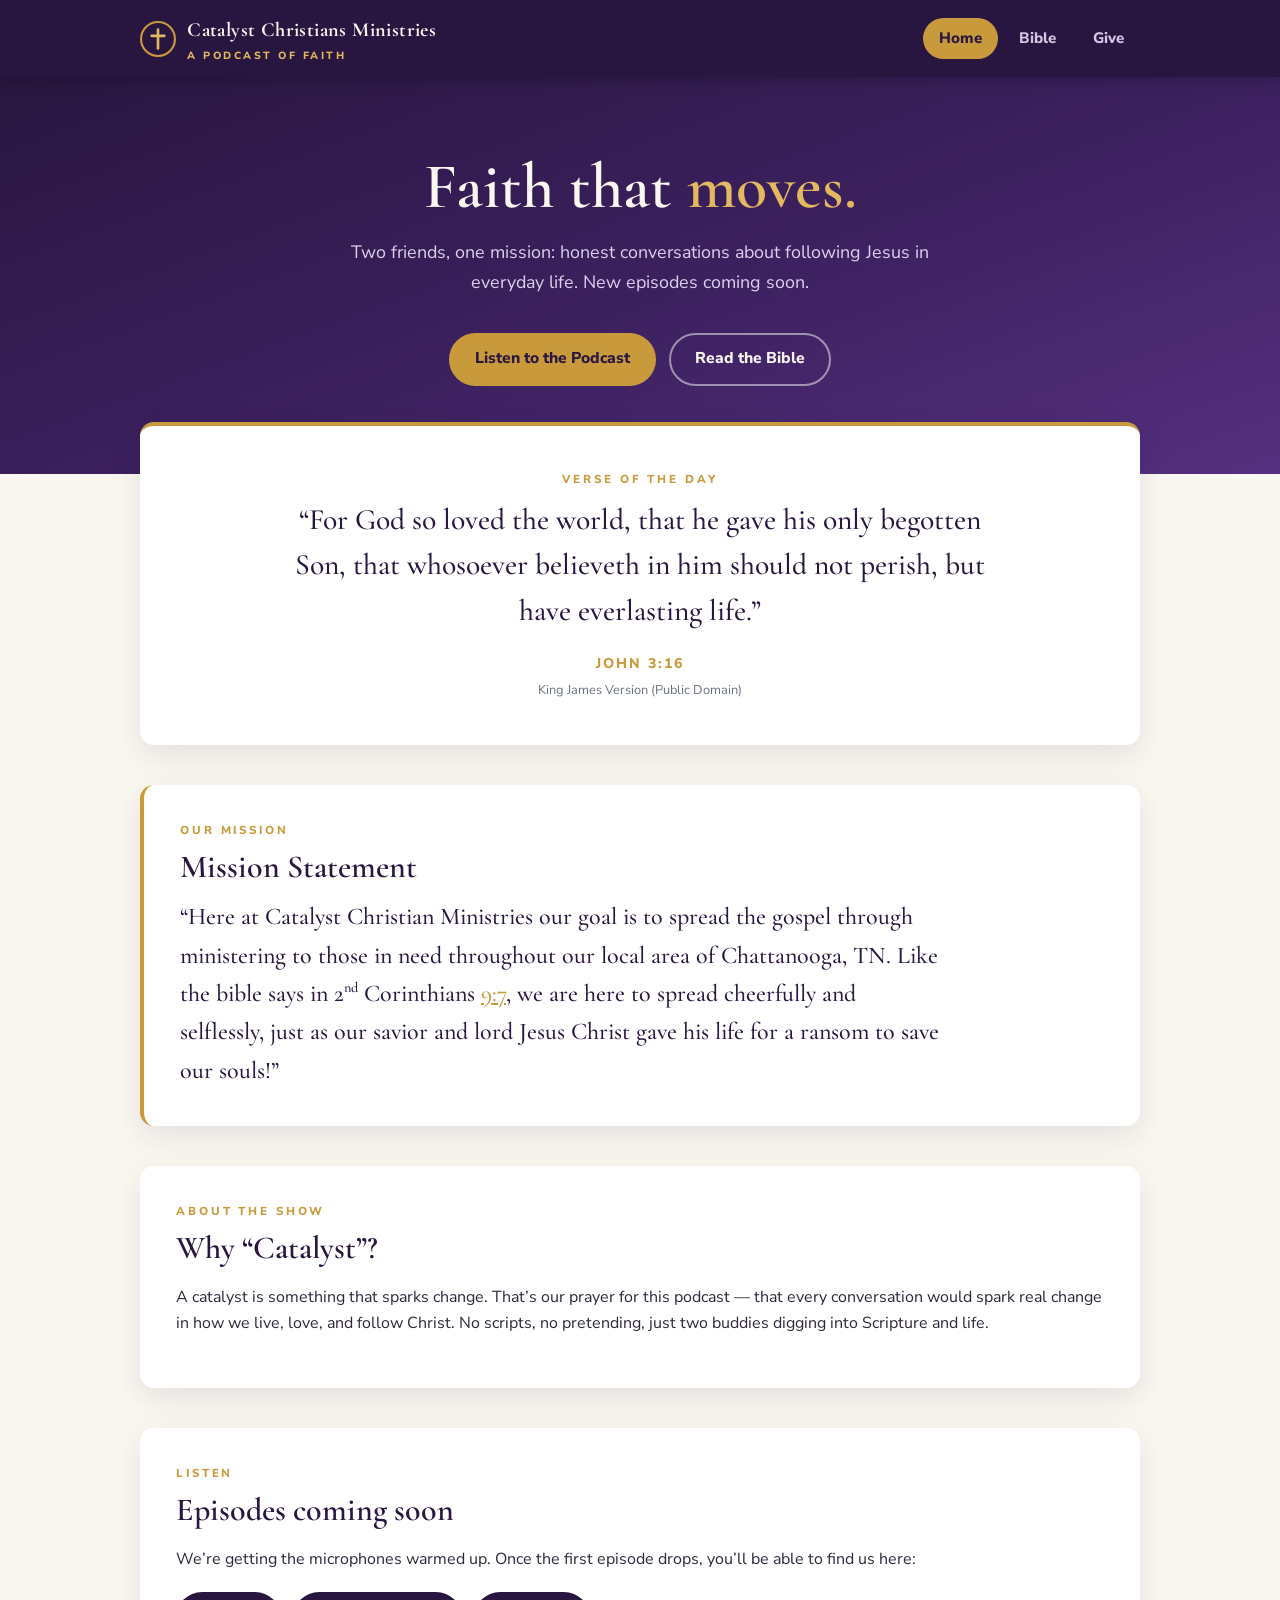
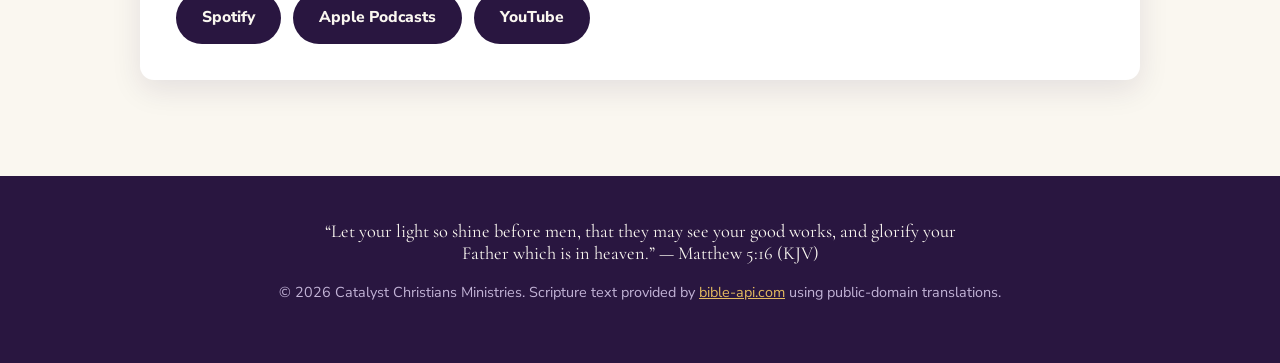
<file: index.html>
<!DOCTYPE html>
<html lang="en">
<head>
  <meta charset="UTF-8">
  <meta name="viewport" content="width=device-width, initial-scale=1.0">
  <title>Catalyst Christians Ministries — Faith That Moves</title>
  <meta name="description" content="Catalyst Christians Ministries is a podcast about real faith in real life. Listen in, read the Word, and grow with us.">
  <link rel="icon" href="data:image/svg+xml,%3Csvg xmlns='http://www.w3.org/2000/svg' viewBox='0 0 34 34'%3E%3Ccircle cx='17' cy='17' r='17' fill='%23291640'/%3E%3Cpath d='M17 7v20M10 14h14' stroke='%23e3b95f' stroke-width='3' stroke-linecap='round'/%3E%3C/svg%3E">
  <link rel="preconnect" href="https://fonts.googleapis.com">
  <link rel="preconnect" href="https://fonts.gstatic.com" crossorigin>
  <link href="https://fonts.googleapis.com/css2?family=Cormorant+Garamond:ital,wght@0,500;0,600;0,700;1,500&family=Nunito+Sans:ital,wght@0,400;0,700;0,800;1,400&display=swap" rel="stylesheet">
  <link rel="stylesheet" href="css/style.css">
</head>
<body>

  <header class="site-header">
    <div class="header-inner">
      <a class="brand" href="index.html">
        <svg width="36" height="36" viewBox="0 0 34 34" aria-hidden="true">
          <circle cx="17" cy="17" r="16" fill="none" stroke="#c99a3c" stroke-width="2"/>
          <path d="M17 8v18M11 14h12" stroke="#e3b95f" stroke-width="2.5" stroke-linecap="round"/>
        </svg>
        <span>
          <span class="brand-name">Catalyst Christians Ministries</span>
          <span class="brand-tag">A Podcast of Faith</span>
        </span>
      </a>
      <nav class="tabs" aria-label="Main navigation">
        <a href="index.html" class="active">Home</a>
        <a href="bible.html">Bible</a>
        <a href="donate.html">Give</a>
      </nav>
    </div>
  </header>

  <section class="hero">
    <h1>Faith that <span class="gold">moves.</span></h1>
    <p>Two friends, one mission: honest conversations about following Jesus in everyday life. New episodes coming soon.</p>
    <div class="cta-row">
      <a class="btn btn-gold" href="#listen">Listen to the Podcast</a>
      <a class="btn btn-outline" href="bible.html">Read the Bible</a>
    </div>
  </section>

  <main>

    <!-- Verse of the Day (filled in automatically by js/verse.js) -->
    <section class="card verse-card" aria-live="polite">
      <p class="eyebrow">Verse of the Day</p>
      <blockquote id="verseText" class="verse-text">Loading today&rsquo;s verse&hellip;</blockquote>
      <p id="verseRef" class="verse-ref"></p>
      <p id="verseTranslation" class="verse-translation"></p>
    </section>

    <section class="section" id="mission">
      <div class="card mission-card">
        <p class="eyebrow">Our Mission</p>
        <h2>Mission Statement</h2>
        <!-- EDIT ME: this is your mission statement — change the wording any time -->
        <blockquote class="mission-text">&ldquo;Here at Catalyst Christian Ministries our goal is to spread the gospel through ministering to those in need throughout our local area of Chattanooga, TN. Like the bible says in 2<sup>nd</sup> Corinthians <a href="bible.html">9:7</a>, we are here to spread cheerfully and selflessly, just as our savior and lord Jesus Christ gave his life for a ransom to save our souls!&rdquo;</blockquote>
      </div>
    </section>

    <section class="section" id="about">
      <div class="card">
        <p class="eyebrow">About the Show</p>
        <h2>Why &ldquo;Catalyst&rdquo;?</h2>
        <p>A catalyst is something that sparks change. That&rsquo;s our prayer for this podcast &mdash; that every conversation would spark real change in how we live, love, and follow Christ. No scripts, no pretending, just two buddies digging into Scripture and life.</p>
        <!-- EDIT ME: replace this paragraph with your own story! -->
      </div>
    </section>

    <section class="section" id="listen">
      <div class="card">
        <p class="eyebrow">Listen</p>
        <h2>Episodes coming soon</h2>
        <p>We&rsquo;re getting the microphones warmed up. Once the first episode drops, you&rsquo;ll be able to find us here:</p>
        <!-- ============================================================
             STEP 7 OF PODCAST-SETUP.md — PASTE THE SPOTIFY PLAYER HERE

             In your Spotify for Creators dashboard, find the embed player
             for the SHOW (not a single episode) and copy the code. It looks
             like <iframe src="https://open.spotify.com/embed/show/..."></iframe>

             Paste it directly below this comment, then delete the three
             placeholder buttons underneath. New episodes will then appear
             on this page automatically, forever — you never edit this file
             for episodes again.
             ============================================================ -->

        <div class="listen-row">
          <!-- EDIT ME: replace each # with your real show link once you're live -->
          <a class="btn btn-purple" href="#">Spotify</a>
          <a class="btn btn-purple" href="#">Apple Podcasts</a>
          <a class="btn btn-purple" href="#">YouTube</a>
        </div>
      </div>
    </section>

  </main>

  <footer class="site-footer">
    <p class="footer-verse serif">&ldquo;Let your light so shine before men, that they may see your good works, and glorify your Father which is in heaven.&rdquo; &mdash; Matthew 5:16 (KJV)</p>
    <p>&copy; <span id="year"></span> Catalyst Christians Ministries. Scripture text provided by <a href="https://bible-api.com">bible-api.com</a> using public-domain translations.</p>
  </footer>

  <script src="js/verse.js"></script>
  <script>document.getElementById('year').textContent = new Date().getFullYear();</script>
</body>
</html>
</file>
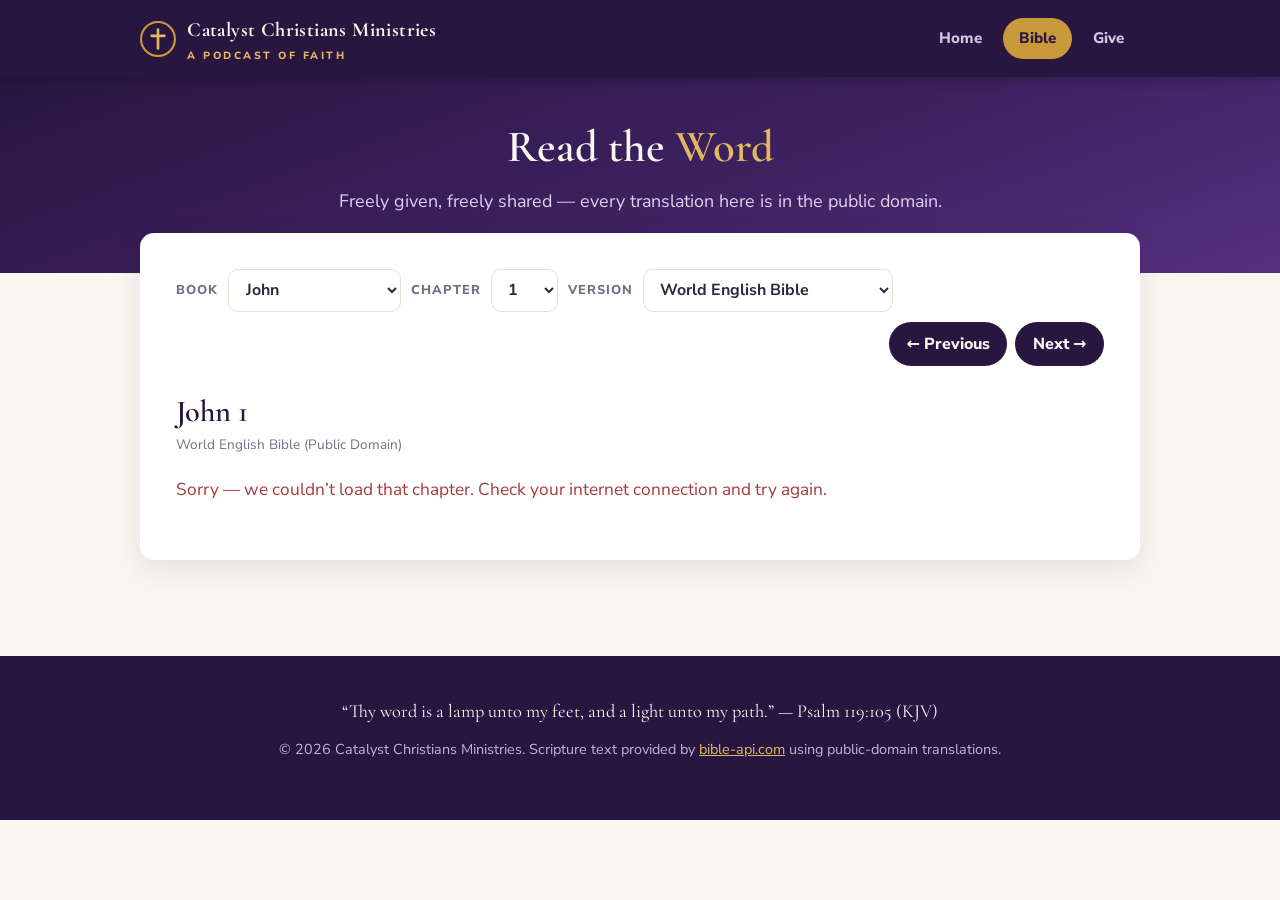
<file: bible.html>
<!DOCTYPE html>
<html lang="en">
<head>
  <meta charset="UTF-8">
  <meta name="viewport" content="width=device-width, initial-scale=1.0">
  <title>Read the Bible — Catalyst Christians Ministries</title>
  <meta name="description" content="Read the Bible online in public-domain translations: World English Bible, King James Version, and American Standard Version.">
  <link rel="icon" href="data:image/svg+xml,%3Csvg xmlns='http://www.w3.org/2000/svg' viewBox='0 0 34 34'%3E%3Ccircle cx='17' cy='17' r='17' fill='%23291640'/%3E%3Cpath d='M17 7v20M10 14h14' stroke='%23e3b95f' stroke-width='3' stroke-linecap='round'/%3E%3C/svg%3E">
  <link rel="preconnect" href="https://fonts.googleapis.com">
  <link rel="preconnect" href="https://fonts.gstatic.com" crossorigin>
  <link href="https://fonts.googleapis.com/css2?family=Cormorant+Garamond:ital,wght@0,500;0,600;0,700;1,500&family=Nunito+Sans:ital,wght@0,400;0,700;0,800;1,400&display=swap" rel="stylesheet">
  <link rel="stylesheet" href="css/style.css">
</head>
<body>

  <header class="site-header">
    <div class="header-inner">
      <a class="brand" href="index.html">
        <svg width="36" height="36" viewBox="0 0 34 34" aria-hidden="true">
          <circle cx="17" cy="17" r="16" fill="none" stroke="#c99a3c" stroke-width="2"/>
          <path d="M17 8v18M11 14h12" stroke="#e3b95f" stroke-width="2.5" stroke-linecap="round"/>
        </svg>
        <span>
          <span class="brand-name">Catalyst Christians Ministries</span>
          <span class="brand-tag">A Podcast of Faith</span>
        </span>
      </a>
      <nav class="tabs" aria-label="Main navigation">
        <a href="index.html">Home</a>
        <a href="bible.html" class="active">Bible</a>
        <a href="donate.html">Give</a>
      </nav>
    </div>
  </header>

  <section class="hero hero-small">
    <h1>Read the <span class="gold">Word</span></h1>
    <p>Freely given, freely shared &mdash; every translation here is in the public domain.</p>
  </section>

  <main>
    <section class="card section" style="margin-top:-2.5rem; position:relative;">

      <div class="reader-controls">
        <label for="bookSelect">Book</label>
        <select id="bookSelect" aria-label="Choose a book of the Bible"></select>

        <label for="chapterSelect">Chapter</label>
        <select id="chapterSelect" aria-label="Choose a chapter"></select>

        <label for="translationSelect">Version</label>
        <select id="translationSelect" aria-label="Choose a translation">
          <option value="web">World English Bible</option>
          <option value="kjv">King James Version</option>
          <option value="asv">American Standard Version</option>
        </select>

        <div class="chapter-nav">
          <button id="prevBtn" type="button">&larr; Previous</button>
          <button id="nextBtn" type="button">Next &rarr;</button>
        </div>
      </div>

      <h2 id="chapterHeading"></h2>
      <p id="chapterTranslation"></p>
      <div id="chapterText"><p class="status">Loading&hellip;</p></div>

    </section>
  </main>

  <footer class="site-footer">
    <p class="footer-verse serif">&ldquo;Thy word is a lamp unto my feet, and a light unto my path.&rdquo; &mdash; Psalm 119:105 (KJV)</p>
    <p>&copy; <span id="year"></span> Catalyst Christians Ministries. Scripture text provided by <a href="https://bible-api.com">bible-api.com</a> using public-domain translations.</p>
  </footer>

  <script src="js/bible.js"></script>
  <script>document.getElementById('year').textContent = new Date().getFullYear();</script>
</body>
</html>
</file>
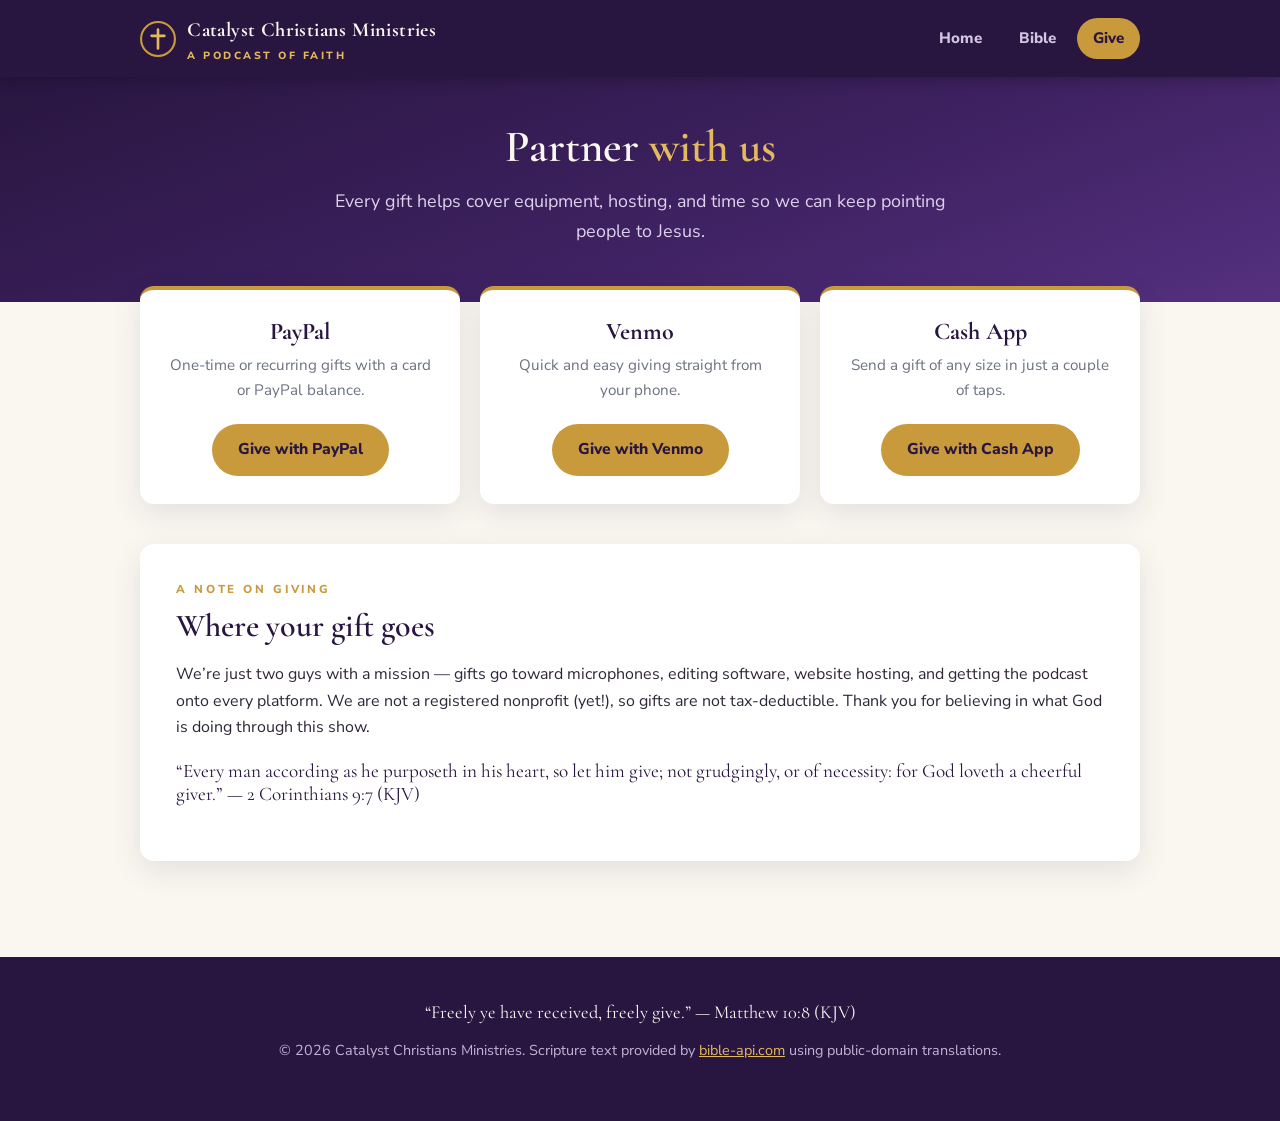
<file: donate.html>
<!DOCTYPE html>
<html lang="en">
<head>
  <meta charset="UTF-8">
  <meta name="viewport" content="width=device-width, initial-scale=1.0">
  <title>Give — Catalyst Christians Ministries</title>
  <meta name="description" content="Support the Catalyst Christians Ministries podcast. Every gift helps us keep making episodes and sharing the Word.">
  <link rel="icon" href="data:image/svg+xml,%3Csvg xmlns='http://www.w3.org/2000/svg' viewBox='0 0 34 34'%3E%3Ccircle cx='17' cy='17' r='17' fill='%23291640'/%3E%3Cpath d='M17 7v20M10 14h14' stroke='%23e3b95f' stroke-width='3' stroke-linecap='round'/%3E%3C/svg%3E">
  <link rel="preconnect" href="https://fonts.googleapis.com">
  <link rel="preconnect" href="https://fonts.gstatic.com" crossorigin>
  <link href="https://fonts.googleapis.com/css2?family=Cormorant+Garamond:ital,wght@0,500;0,600;0,700;1,500&family=Nunito+Sans:ital,wght@0,400;0,700;0,800;1,400&display=swap" rel="stylesheet">
  <link rel="stylesheet" href="css/style.css">
</head>
<body>

  <header class="site-header">
    <div class="header-inner">
      <a class="brand" href="index.html">
        <svg width="36" height="36" viewBox="0 0 34 34" aria-hidden="true">
          <circle cx="17" cy="17" r="16" fill="none" stroke="#c99a3c" stroke-width="2"/>
          <path d="M17 8v18M11 14h12" stroke="#e3b95f" stroke-width="2.5" stroke-linecap="round"/>
        </svg>
        <span>
          <span class="brand-name">Catalyst Christians Ministries</span>
          <span class="brand-tag">A Podcast of Faith</span>
        </span>
      </a>
      <nav class="tabs" aria-label="Main navigation">
        <a href="index.html">Home</a>
        <a href="bible.html">Bible</a>
        <a href="donate.html" class="active">Give</a>
      </nav>
    </div>
  </header>

  <section class="hero hero-small">
    <h1>Partner <span class="gold">with us</span></h1>
    <p>Every gift helps cover equipment, hosting, and time so we can keep pointing people to Jesus.</p>
  </section>

  <main>

    <!-- ============================================================
         EDIT ME: Replace each href below with YOUR real giving links.
         Examples:
           PayPal:   https://paypal.me/YourUsername
           Venmo:    https://venmo.com/YourUsername
           Cash App: https://cash.app/$YourCashtag
         Until you do, these buttons won't lead anywhere real.
         ============================================================ -->
    <section class="section" style="margin-top:-2.5rem; position:relative;">
      <div class="give-grid">

        <div class="give-card">
          <h3>PayPal</h3>
          <p>One-time or recurring gifts with a card or PayPal balance.</p>
          <a class="btn btn-gold" href="https://paypal.me/YOUR-USERNAME-HERE">Give with PayPal</a>
        </div>

        <div class="give-card">
          <h3>Venmo</h3>
          <p>Quick and easy giving straight from your phone.</p>
          <a class="btn btn-gold" href="https://venmo.com/YOUR-USERNAME-HERE">Give with Venmo</a>
        </div>

        <div class="give-card">
          <h3>Cash App</h3>
          <p>Send a gift of any size in just a couple of taps.</p>
          <a class="btn btn-gold" href="https://cash.app/$YOUR-CASHTAG-HERE">Give with Cash App</a>
        </div>

      </div>
    </section>

    <section class="section">
      <div class="card">
        <p class="eyebrow">A Note on Giving</p>
        <h2>Where your gift goes</h2>
        <p>We&rsquo;re just two guys with a mission &mdash; gifts go toward microphones, editing software, website hosting, and getting the podcast onto every platform. We are not a registered nonprofit (yet!), so gifts are not tax-deductible. Thank you for believing in what God is doing through this show.</p>
        <p class="serif" style="font-size:1.2rem;">&ldquo;Every man according as he purposeth in his heart, so let him give; not grudgingly, or of necessity: for God loveth a cheerful giver.&rdquo; &mdash; 2 Corinthians 9:7 (KJV)</p>
      </div>
    </section>

  </main>

  <footer class="site-footer">
    <p class="footer-verse serif">&ldquo;Freely ye have received, freely give.&rdquo; &mdash; Matthew 10:8 (KJV)</p>
    <p>&copy; <span id="year"></span> Catalyst Christians Ministries. Scripture text provided by <a href="https://bible-api.com">bible-api.com</a> using public-domain translations.</p>
  </footer>

  <script>document.getElementById('year').textContent = new Date().getFullYear();</script>
</body>
</html>
</file>
<file: css/style.css>
/* ============================================
   Catalyst Christians — site styles
   Colors: deep purple, warm gold, soft cream

   To change the whole site's colors, edit the
   values below — they're used everywhere else.
   ============================================ */

:root {
  --purple: #291640;      /* deep purple — headers, footer */
  --purple-2: #3d2160;    /* mid purple — gradients */
  --purple-3: #55307f;    /* lighter purple — gradient end */
  --gold: #c99a3c;        /* warm gold — accents, buttons */
  --gold-light: #e3b95f;  /* light gold — hovers, highlights */
  --cream: #faf7f0;       /* soft cream — page background */
  --white: #ffffff;
  --ink: #2f2739;         /* main text color */
  --muted: #6b7280;       /* secondary text */
  --line: #e5dfd2;        /* subtle borders */
  --radius: 14px;
  --shadow: 0 10px 30px rgba(41, 22, 64, 0.10);
}

* { box-sizing: border-box; }

html { scroll-behavior: smooth; }

body {
  margin: 0;
  font-family: 'Nunito Sans', system-ui, -apple-system, sans-serif;
  background: var(--cream);
  color: var(--ink);
  line-height: 1.65;
}

h1, h2, h3, .serif {
  font-family: 'Cormorant Garamond', Georgia, serif;
  color: var(--purple);
  line-height: 1.2;
}

h2 { font-size: 2rem; margin: 0 0 0.75rem; font-weight: 600; }

a { color: var(--gold); }

/* ---------- Header & navigation ---------- */

.site-header {
  position: sticky;
  top: 0;
  z-index: 50;
  background: var(--purple);
  box-shadow: 0 2px 14px rgba(0, 0, 0, 0.25);
}

.header-inner {
  max-width: 1040px;
  margin: 0 auto;
  padding: 0.85rem 1.25rem;
  display: flex;
  align-items: center;
  gap: 1rem;
  flex-wrap: wrap;
}

.brand {
  display: flex;
  align-items: center;
  gap: 0.7rem;
  text-decoration: none;
}

.brand svg { flex: none; }

.brand-name {
  display: block;
  font-family: 'Cormorant Garamond', Georgia, serif;
  font-size: 1.25rem;
  font-weight: 700;
  color: var(--cream);
  letter-spacing: 0.02em;
}

.brand-tag {
  display: block;
  font-size: 0.65rem;
  font-weight: 800;
  text-transform: uppercase;
  letter-spacing: 0.24em;
  color: var(--gold-light);
}

nav.tabs {
  margin-left: auto;
  display: flex;
  gap: 0.3rem;
  flex-wrap: wrap;
}

nav.tabs a {
  color: #d3c6e4;
  text-decoration: none;
  padding: 0.5rem 1rem;
  border-radius: 999px;
  font-weight: 800;
  font-size: 0.95rem;
  transition: background 0.2s, color 0.2s;
}

nav.tabs a:hover {
  color: #fff;
  background: rgba(255, 255, 255, 0.08);
}

nav.tabs a.active {
  background: var(--gold);
  color: var(--purple);
}

/* ---------- Hero ---------- */

.hero {
  background: linear-gradient(160deg, var(--purple) 0%, var(--purple-2) 55%, var(--purple-3) 100%);
  color: var(--cream);
  text-align: center;
  padding: 4.5rem 1.25rem 5.5rem;
}

.hero h1 {
  font-size: clamp(2.5rem, 6vw, 4rem);
  font-weight: 600;
  color: var(--cream);
  margin: 0 0 0.75rem;
}

.hero h1 .gold { color: var(--gold-light); }

.hero p {
  max-width: 620px;
  margin: 0 auto;
  color: #ded2ee;
  font-size: 1.12rem;
}

.cta-row {
  margin-top: 2.25rem;
  display: flex;
  gap: 0.8rem;
  justify-content: center;
  flex-wrap: wrap;
}

/* Smaller hero used on inner pages */
.hero.hero-small { padding: 2.75rem 1.25rem 3.5rem; }
.hero.hero-small h1 { font-size: clamp(2rem, 5vw, 2.8rem); }

/* ---------- Buttons ---------- */

.btn {
  display: inline-block;
  padding: 0.7rem 1.5rem;
  border-radius: 999px;
  font-weight: 800;
  font-size: 0.98rem;
  text-decoration: none;
  border: 2px solid transparent;
  cursor: pointer;
  transition: background 0.2s, border-color 0.2s, transform 0.1s;
}

.btn:active { transform: translateY(1px); }

.btn-gold { background: var(--gold); color: var(--purple); }
.btn-gold:hover { background: var(--gold-light); }

.btn-outline { border-color: rgba(255, 255, 255, 0.5); color: var(--cream); }
.btn-outline:hover { border-color: #fff; background: rgba(255, 255, 255, 0.08); }

.btn-purple { background: var(--purple); color: var(--cream); }
.btn-purple:hover { background: var(--purple-2); }

/* ---------- Layout & cards ---------- */

main {
  max-width: 1040px;
  margin: 0 auto;
  padding: 0 1.25rem 4rem;
}

.section { margin-top: 2.5rem; }

.card {
  background: var(--white);
  border-radius: var(--radius);
  box-shadow: var(--shadow);
  padding: 2.25rem;
}

.eyebrow {
  margin: 0 0 0.5rem;
  text-transform: uppercase;
  letter-spacing: 0.25em;
  font-size: 0.72rem;
  font-weight: 800;
  color: var(--gold);
}

.listen-row {
  display: flex;
  gap: 0.75rem;
  flex-wrap: wrap;
  margin-top: 1.25rem;
}

/* ---------- Mission statement ---------- */

.mission-card { border-left: 4px solid var(--gold); }

.mission-text {
  font-family: 'Cormorant Garamond', Georgia, serif;
  font-size: clamp(1.15rem, 2.4vw, 1.5rem);
  font-weight: 500;
  line-height: 1.6;
  color: var(--purple);
  margin: 0.75rem 0 0;
  max-width: 760px;
}

.mission-text sup { font-size: 0.6em; }

/* ---------- Verse of the Day card ---------- */

.verse-card {
  text-align: center;
  padding: 2.75rem 2rem;
  margin-top: -3.25rem;   /* lifts the card up into the hero */
  position: relative;
  border-top: 4px solid var(--gold);
}

.verse-text {
  font-family: 'Cormorant Garamond', Georgia, serif;
  font-size: clamp(1.35rem, 3vw, 1.85rem);
  font-weight: 500;
  line-height: 1.55;
  color: var(--purple);
  margin: 0;
  max-width: 720px;
  margin-inline: auto;
}

.verse-ref {
  margin: 1.1rem 0 0;
  color: var(--gold);
  font-weight: 800;
  letter-spacing: 0.14em;
  text-transform: uppercase;
  font-size: 0.88rem;
}

.verse-translation {
  margin: 0.3rem 0 0;
  color: var(--muted);
  font-size: 0.8rem;
}

/* ---------- Bible reader ---------- */

.reader-controls {
  display: flex;
  gap: 0.6rem;
  flex-wrap: wrap;
  align-items: center;
}

.reader-controls label {
  font-weight: 800;
  font-size: 0.8rem;
  text-transform: uppercase;
  letter-spacing: 0.08em;
  color: var(--muted);
}

.reader-controls select {
  padding: 0.55rem 0.8rem;
  border-radius: 10px;
  border: 1.5px solid var(--line);
  background: var(--white);
  font: inherit;
  font-weight: 700;
  color: var(--ink);
  cursor: pointer;
}

.reader-controls select:focus,
.chapter-nav button:focus {
  outline: 2px solid var(--gold);
  outline-offset: 2px;
}

.chapter-nav {
  display: flex;
  gap: 0.5rem;
  margin-left: auto;
}

.chapter-nav button {
  padding: 0.55rem 1.1rem;
  border-radius: 999px;
  border: none;
  background: var(--purple);
  color: var(--cream);
  font: inherit;
  font-weight: 800;
  cursor: pointer;
  transition: background 0.2s;
}

.chapter-nav button:hover { background: var(--purple-2); }
.chapter-nav button:disabled { opacity: 0.4; cursor: default; }

#chapterHeading {
  margin: 1.75rem 0 0.25rem;
  font-size: 1.9rem;
}

#chapterTranslation {
  color: var(--muted);
  font-size: 0.85rem;
  margin: 0 0 1rem;
}

#chapterText {
  font-size: 1.08rem;
  line-height: 1.9;
}

#chapterText .status { color: var(--muted); font-style: italic; }
#chapterText .error { color: #a33a3a; }

.verse-num {
  color: var(--gold);
  font-weight: 800;
  font-size: 0.72em;
  vertical-align: super;
  margin-right: 0.2rem;
  user-select: none;
}

/* ---------- Donate page ---------- */

.give-grid {
  display: grid;
  grid-template-columns: repeat(auto-fit, minmax(240px, 1fr));
  gap: 1.25rem;
  margin-top: 1.5rem;
}

.give-card {
  background: var(--white);
  border-radius: var(--radius);
  box-shadow: var(--shadow);
  padding: 1.75rem;
  text-align: center;
  border-top: 4px solid var(--gold);
}

.give-card h3 { margin: 0 0 0.4rem; font-size: 1.5rem; }
.give-card p { color: var(--muted); font-size: 0.95rem; margin: 0 0 1.25rem; }

/* ---------- Footer ---------- */

.site-footer {
  background: var(--purple);
  color: #c2b3d6;
  text-align: center;
  padding: 2.75rem 1.25rem;
  margin-top: 2rem;
  font-size: 0.9rem;
}

.site-footer a { color: var(--gold-light); }

.footer-verse {
  color: var(--cream);
  font-size: 1.15rem;
  max-width: 680px;
  margin: 0 auto 1rem;
}

/* ---------- Small screens ---------- */

@media (max-width: 560px) {
  .header-inner { justify-content: center; }
  nav.tabs { margin-left: 0; }
  .card { padding: 1.5rem; }
  .chapter-nav { margin-left: 0; width: 100%; }
  .chapter-nav button { flex: 1; }
}
</file>
